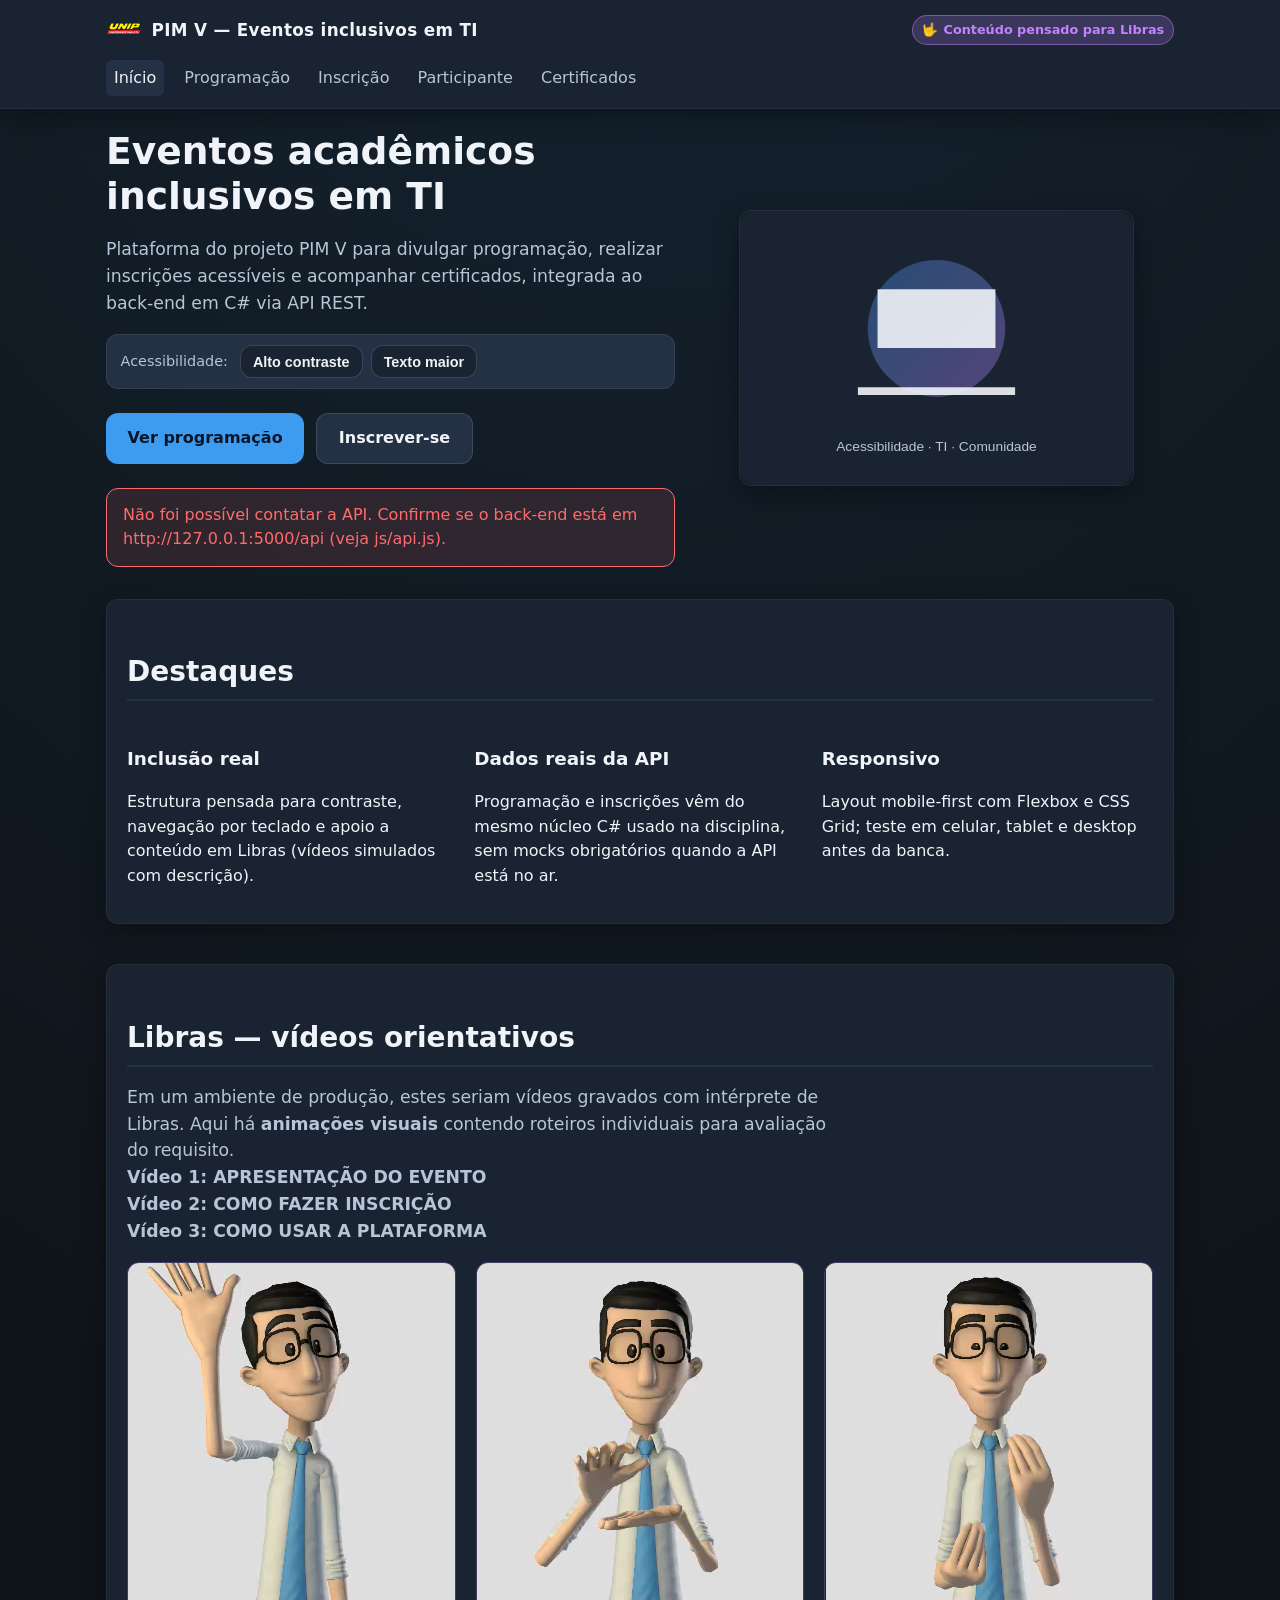
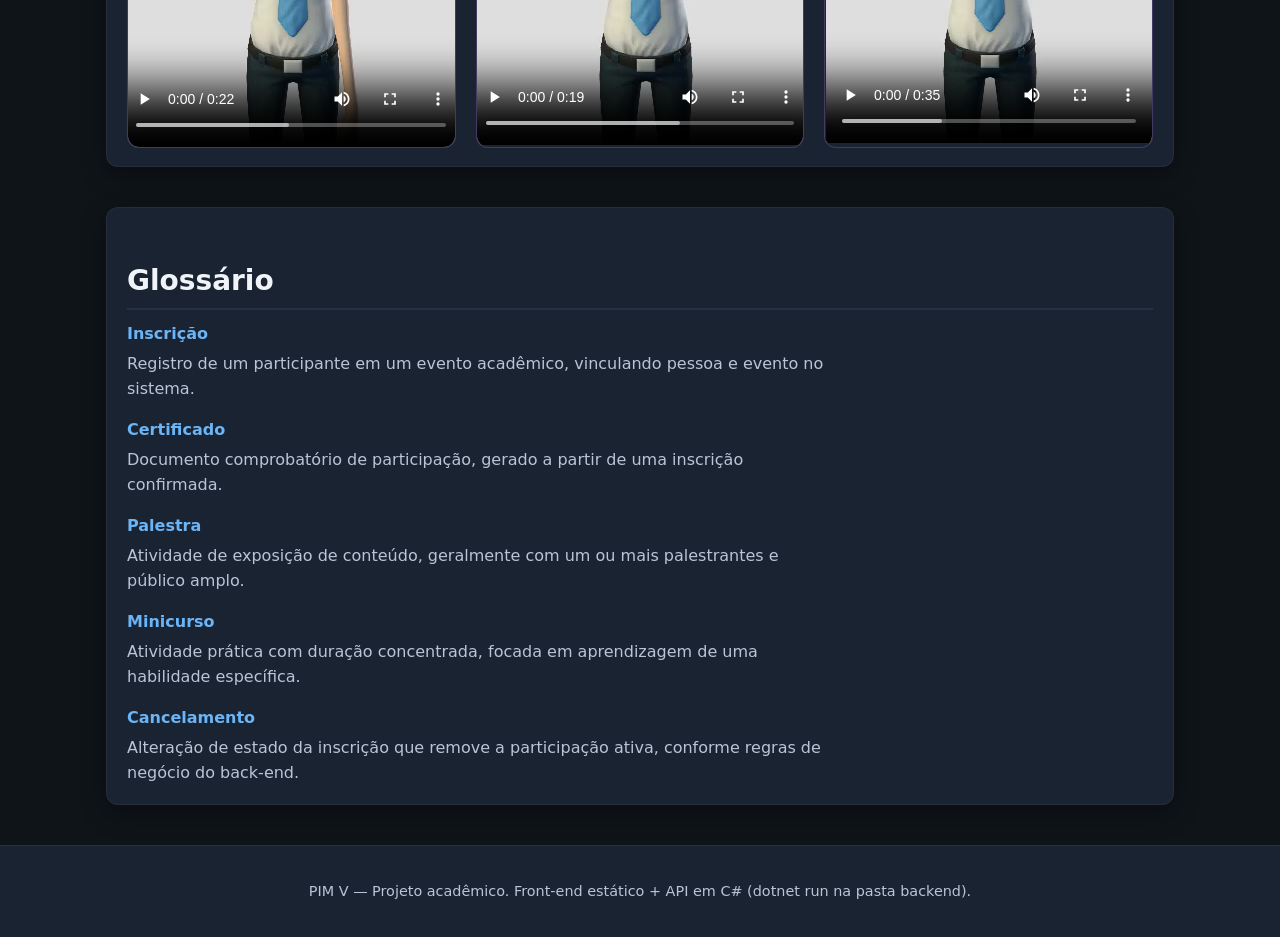
<file: frontend/index.html>
<!doctype html>
<html lang="pt-BR">
  <head>
    <meta charset="UTF-8" />
    <meta name="viewport" content="width=device-width, initial-scale=1.0" />
    <meta
      name="description"
      content="PIM V — Sistema web para gerenciamento de eventos acadêmicos inclusivos em TI. Programação, inscrições e certificados."
    />
    <title>PIM V — Eventos acadêmicos inclusivos em TI</title>
    <link rel="shortcut icon" href="assets/unip-logo.png" type="image/x-icon" />
    <link rel="stylesheet" href="css/style.css" />
  </head>
  <!-- data-page: chave lida por main.js para inicializar comportamentos específicos -->
  <body data-page="home">
    <a class="skip-link" href="#conteudo-principal">Pular para o conteúdo</a>

    <div class="layout">
      <header class="topo" role="banner">
        <div class="topo__inner">
          <a class="marca" href="index.html">
            <span class="marca__icone" aria-hidden="true"
              ><img src="assets/unip-logo.png" alt="logo-unip"
            /></span>
            PIM V — Eventos inclusivos em TI
          </a>
          <span
            class="badge-libras"
            title="Conteúdo com suporte a Libras em desenvolvimento acadêmico"
          >
            <span aria-hidden="true">🤟</span> Conteúdo pensado para Libras
          </span>
          <nav class="nav-principal" aria-label="Navegação principal">
            <a href="index.html" aria-current="page">Início</a>
            <a href="pages/programacao.html">Programação</a>
            <a href="pages/inscricao.html">Inscrição</a>
            <a href="pages/participante.html">Participante</a>
            <a href="pages/certificados.html">Certificados</a>
          </nav>
        </div>
      </header>

      <main id="conteudo-principal" tabindex="-1">
        <!-- Hero: apresentação do evento e chamadas principais -->
        <section class="hero" aria-labelledby="titulo-principal">
          <div>
            <h1 id="titulo-principal">Eventos acadêmicos inclusivos em TI</h1>
            <p class="lead">
              Plataforma do projeto PIM V para divulgar programação, realizar
              inscrições acessíveis e acompanhar certificados, integrada ao
              back-end em C# via API REST.
            </p>
            <div
              class="barra-a11y"
              role="toolbar"
              aria-label="Opções de acessibilidade visual"
            >
              <span>Acessibilidade:</span>
              <button
                type="button"
                class="btn btn--icone"
                id="a11y-contraste"
                aria-pressed="false"
              >
                Alto contraste
              </button>
              <button
                type="button"
                class="btn btn--icone"
                id="a11y-texto"
                aria-pressed="false"
              >
                Texto maior
              </button>
            </div>
            <div class="grid-botoes">
              <a class="btn btn--primario" href="pages/programacao.html"
                >Ver programação</a
              >
              <a class="btn btn--secundario" href="pages/inscricao.html"
                >Inscrever-se</a
              >
            </div>
            <div
              id="status-api-home"
              class="alerta alerta--info mt-1"
              hidden
            ></div>
          </div>
          <figure class="hero__arte">
            <!-- Ilustração vetorial: inclusão digital (decoração com texto alternativo descritivo) -->
            <img
              src="data:image/svg+xml,%3Csvg xmlns='http://www.w3.org/2000/svg' viewBox='0 0 400 280' role='img'%3E%3Cdefs%3E%3ClinearGradient id='g' x1='0' y1='0' x2='1' y2='1'%3E%3Cstop offset='0' stop-color='%233d9cf0'/%3E%3Cstop offset='1' stop-color='%23c084fc'/%3E%3C/linearGradient%3E%3C/defs%3E%3Crect fill='%231a2332' width='400' height='280' rx='16'/%3E%3Ccircle cx='200' cy='120' r='70' fill='url(%23g)' opacity='0.35'/%3E%3Cpath fill='%23f0f4f8' d='M120 180h160v8H120zm20-100h120v60H140zm30 20h60v8h-60zm0 16h40v8h-40z' opacity='0.9'/%3E%3Ctext x='200' y='245' text-anchor='middle' fill='%23b8c5d6' font-family='sans-serif' font-size='14'%3EAcessibilidade · TI · Comunidade%3C/text%3E%3C/svg%3E"
              width="400"
              height="280"
              alt="Ilustração abstrata representando inclusão digital, pessoas e tecnologia em tons azul e lilás."
            />
            <figcaption class="sr-only">
              Arte conceitual do PIM V: tecnologia acessível e participação
              acadêmica.
            </figcaption>
          </figure>
        </section>

        <!-- Destaques em cartões responsivos (grid no CSS) -->
        <section class="cartao" aria-labelledby="titulo-destaques">
          <h2 id="titulo-destaques">Destaques</h2>
          <div class="grid-destaques">
            <article>
              <h3>Inclusão real</h3>
              <p>
                Estrutura pensada para contraste, navegação por teclado e apoio
                a conteúdo em Libras (vídeos simulados com descrição).
              </p>
            </article>
            <article>
              <h3>Dados reais da API</h3>
              <p>
                Programação e inscrições vêm do mesmo núcleo C# usado na
                disciplina, sem mocks obrigatórios quando a API está no ar.
              </p>
            </article>
            <article>
              <h3>Responsivo</h3>
              <p>
                Layout mobile-first com Flexbox e CSS Grid; teste em celular,
                tablet e desktop antes da banca.
              </p>
            </article>
          </div>
        </section>

        <!-- Seção Libras: vídeos simulados (placeholder visual + descrição textual) -->
        <section class="secao-libras cartao" aria-labelledby="titulo-libras">
          <h2 id="titulo-libras">Libras — vídeos orientativos</h2>
          <p class="lead">
            Em um ambiente de produção, estes seriam vídeos gravados com
            intérprete de Libras. Aqui há
            <strong>animações visuais</strong> contendo roteiros individuais
            para avaliação do requisito. 
            <br /><strong>Vídeo 1: APRESENTAÇÃO DO EVENTO</strong>
            <br /><strong>Vídeo 2: COMO FAZER INSCRIÇÃO</strong> 
            <br /><strong>Vídeo 3: COMO USAR A PLATAFORMA</strong>
          </p>
          <div class="grid-videos">
            <article class="video-card">
              <div
                class="video-placeholder"
                aria-labelledby="v-apresenta-label"
                aria-describedby="v-apresenta-desc"
              >
                <video controls>
                  <!-- Formatos modernos e eficientes (navegadores novos) -->
                  <source src="assets/libras1.webm" type="video/webm" />

                  <!-- Formato compatível com a maioria (navegadores antigos/Safari) -->
                  <source src="assets/libras1.mp4" type="video/mp4" />

                  <!-- Texto para navegadores que não suportam a tag vídeo -->
                  Seu navegador não suporta este formato de vídeo.
                  <a href="assets/libras1.mp4">Baixe o vídeo</a>.
                </video>
              </div>
            </article>
            <article class="video-card">
              <div
                class="video-placeholder"
                aria-labelledby="v-insc-label"
                aria-describedby="v-insc-desc"
              >
                <video controls>
                  <!-- Formatos modernos e eficientes (navegadores novos) -->
                  <source src="assets/libras2.webm" type="video/webm" />

                  <!-- Formato compatível com a maioria (navegadores antigos/Safari) -->
                  <source src="assets/libras2.mp4" type="video/mp4" />

                  <!-- Texto para navegadores que não suportam a tag vídeo -->
                  Seu navegador não suporta este formato de vídeo.
                  <a href="assets/libras2.mp4">Baixe o vídeo</a>.
                </video>
              </div>
            </article>

            <article class="video-card">
              <div
                class="video-placeholder"
                aria-labelledby="v-nav-label"
                aria-describedby="v-nav-desc"
              >
                <video controls>
                  <!-- Formatos modernos e eficientes (navegadores novos) -->
                  <source src="assets/libras3.webm" type="video/webm" />

                  <!-- Formato compatível com a maioria (navegadores antigos/Safari) -->
                  <source src="assets/libras3.mp4" type="video/mp4" />

                  <!-- Texto para navegadores que não suportam a tag vídeo -->
                  Seu navegador não suporta este formato de vídeo.
                  <a href="assets/libras3.mp4">Baixe o vídeo</a>.
                </video>
              </div>
            </article>
          </div>
        </section>

        <!-- Glossário de termos do domínio -->
        <section class="cartao glossario" aria-labelledby="titulo-glossario">
          <h2 id="titulo-glossario">Glossário</h2>
          <dl>
            <dt>Inscrição</dt>
            <dd>
              Registro de um participante em um evento acadêmico, vinculando
              pessoa e evento no sistema.
            </dd>
            <dt>Certificado</dt>
            <dd>
              Documento comprobatório de participação, gerado a partir de uma
              inscrição confirmada.
            </dd>
            <dt>Palestra</dt>
            <dd>
              Atividade de exposição de conteúdo, geralmente com um ou mais
              palestrantes e público amplo.
            </dd>
            <dt>Minicurso</dt>
            <dd>
              Atividade prática com duração concentrada, focada em aprendizagem
              de uma habilidade específica.
            </dd>
            <dt>Cancelamento</dt>
            <dd>
              Alteração de estado da inscrição que remove a participação ativa,
              conforme regras de negócio do back-end.
            </dd>
          </dl>
        </section>
      </main>

      <footer class="rodape" role="contentinfo">
        <p>
          PIM V — Projeto acadêmico. Front-end estático + API em C# (dotnet run
          na pasta backend).
        </p>
      </footer>
    </div>

    <script src="js/api.js"></script>
    <script src="js/main.js"></script>
  </body>
</html>
</file>
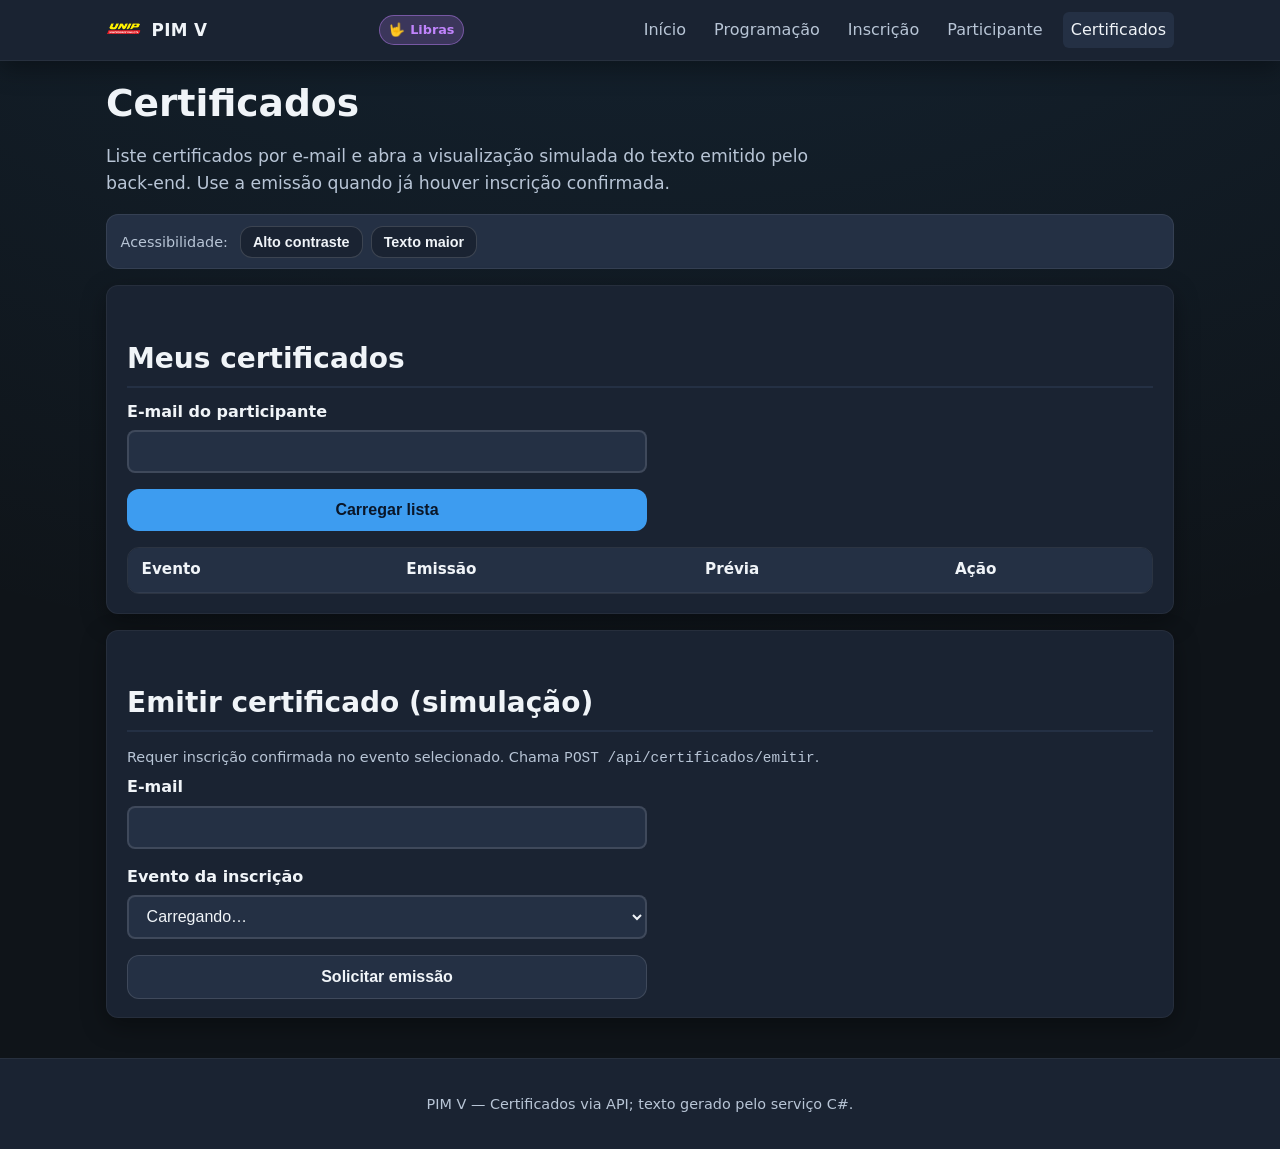
<file: frontend/pages/certificados.html>
<!doctype html>
<html lang="pt-BR">
  <head>
    <meta charset="UTF-8" />
    <meta name="viewport" content="width=device-width, initial-scale=1.0" />
    <meta name="description" content="Certificados de participação — PIM V." />
    <title>Certificados — PIM V</title>
    <link
      rel="shortcut icon"
      href="../assets/unip-logo.png"
      type="image/x-icon"
    />
    <link rel="stylesheet" href="../css/style.css" />
  </head>
  <body data-page="certificados">
    <a class="skip-link" href="#conteudo-principal">Pular para o conteúdo</a>

    <div class="layout">
      <header class="topo" role="banner">
        <div class="topo__inner">
          <a class="marca" href="../index.html">
            <span class="marca__icone" aria-hidden="true"
              ><img src="../assets/unip-logo.png" alt="logo-unip"
            /></span>
            PIM V
          </a>
          <span class="badge-libras"
            ><span aria-hidden="true">🤟</span> Libras</span
          >
          <nav class="nav-principal" aria-label="Navegação principal">
            <a href="../index.html">Início</a>
            <a href="programacao.html">Programação</a>
            <a href="inscricao.html">Inscrição</a>
            <a href="participante.html">Participante</a>
            <a href="certificados.html" aria-current="page">Certificados</a>
          </nav>
        </div>
      </header>

      <main id="conteudo-principal" tabindex="-1">
        <h1>Certificados</h1>
        <p class="lead">
          Liste certificados por e-mail e abra a visualização simulada do texto
          emitido pelo back-end. Use a emissão quando já houver inscrição
          confirmada.
        </p>

        <div
          class="barra-a11y"
          role="toolbar"
          aria-label="Opções de acessibilidade visual"
        >
          <span>Acessibilidade:</span>
          <button
            type="button"
            class="btn btn--icone"
            id="a11y-contraste"
            aria-pressed="false"
          >
            Alto contraste
          </button>
          <button
            type="button"
            class="btn btn--icone"
            id="a11y-texto"
            aria-pressed="false"
          >
            Texto maior
          </button>
        </div>

        <section class="cartao mt-1" aria-labelledby="titulo-lista-cert">
          <h2 id="titulo-lista-cert">Meus certificados</h2>
          <form id="form-cert-email" class="formulario">
            <div class="rotulo">
              <label for="cert-email">E-mail do participante</label>
              <input
                type="email"
                id="cert-email"
                required
                autocomplete="email"
              />
            </div>
            <button type="submit" class="btn btn--primario">
              Carregar lista
            </button>
          </form>
          <div id="status-cert" class="alerta mt-1" hidden></div>
          <div class="tabela-wrap mt-1">
            <table class="tabela-dados" aria-describedby="titulo-lista-cert">
              <thead>
                <tr>
                  <th scope="col">Evento</th>
                  <th scope="col">Emissão</th>
                  <th scope="col">Prévia</th>
                  <th scope="col">Ação</th>
                </tr>
              </thead>
              <tbody id="corpo-tabela-cert"></tbody>
            </table>
          </div>
        </section>

        <section class="cartao mt-1" aria-labelledby="titulo-emitir">
          <h2 id="titulo-emitir">Emitir certificado (simulação)</h2>
          <p class="item-atividade__meta">
            Requer inscrição confirmada no evento selecionado. Chama
            <code>POST /api/certificados/emitir</code>.
          </p>
          <form id="form-emitir-cert" class="formulario">
            <div class="rotulo">
              <label for="emitir-email">E-mail</label>
              <input
                type="email"
                id="emitir-email"
                required
                autocomplete="email"
              />
            </div>
            <div class="rotulo">
              <label for="emitir-evento">Evento da inscrição</label>
              <select id="emitir-evento" required>
                <option value="">Carregando…</option>
              </select>
            </div>
            <button type="submit" class="btn btn--secundario">
              Solicitar emissão
            </button>
          </form>
        </section>
      </main>

      <footer class="rodape" role="contentinfo">
        <p>PIM V — Certificados via API; texto gerado pelo serviço C#.</p>
      </footer>
    </div>

    <!-- Modal: visualização do conteúdo textual do certificado -->
    <div
      id="modal-cert"
      class="modal-fundo"
      role="dialog"
      aria-modal="true"
      aria-labelledby="modal-cert-titulo"
      hidden
    >
      <div class="modal">
        <h2 id="modal-cert-titulo" class="mt-1">Certificado</h2>
        <pre id="modal-cert-texto"></pre>
        <button type="button" class="btn btn--primario" id="modal-cert-fechar">
          Fechar
        </button>
      </div>
    </div>

    <script src="../js/api.js"></script>
    <script src="../js/main.js"></script>
  </body>
</html>
</file>
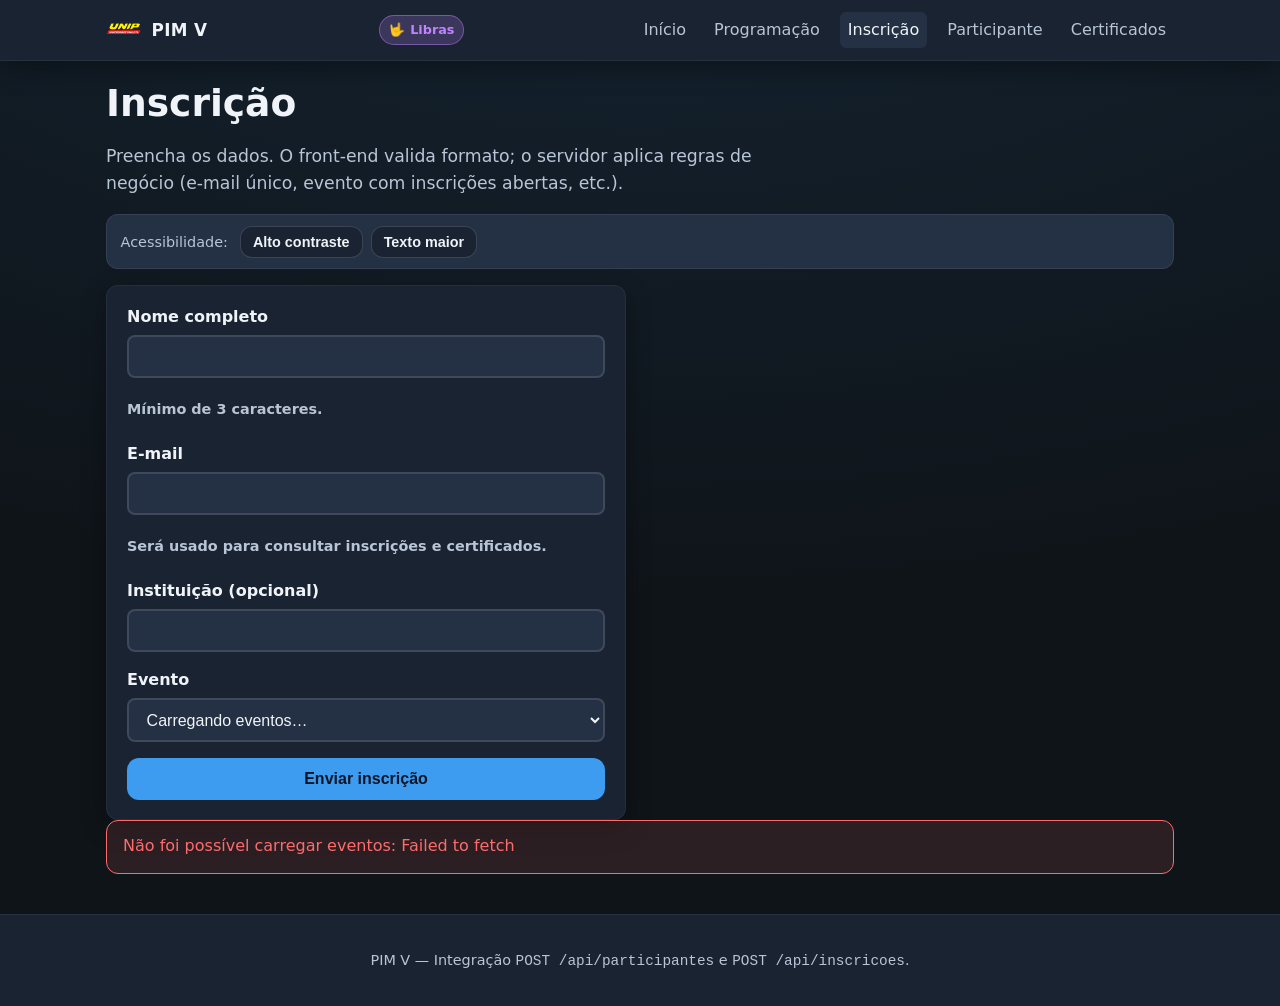
<file: frontend/pages/inscricao.html>
<!doctype html>
<html lang="pt-BR">
  <head>
    <meta charset="UTF-8" />
    <meta name="viewport" content="width=device-width, initial-scale=1.0" />
    <meta
      name="description"
      content="Inscrição em eventos acadêmicos — PIM V."
    />
    <title>Inscrição — PIM V</title>
    <link
      rel="shortcut icon"
      href="../assets/unip-logo.png"
      type="image/x-icon"
    />
    <link rel="stylesheet" href="../css/style.css" />
  </head>
  <body data-page="inscricao">
    <a class="skip-link" href="#conteudo-principal">Pular para o conteúdo</a>

    <div class="layout">
      <header class="topo" role="banner">
        <div class="topo__inner">
          <a class="marca" href="../index.html">
            <span class="marca__icone" aria-hidden="true"
              ><img src="../assets/unip-logo.png" alt="logo-unip"
            /></span>
            PIM V
          </a>
          <span class="badge-libras"
            ><span aria-hidden="true">🤟</span> Libras</span
          >
          <nav class="nav-principal" aria-label="Navegação principal">
            <a href="../index.html">Início</a>
            <a href="programacao.html">Programação</a>
            <a href="inscricao.html" aria-current="page">Inscrição</a>
            <a href="participante.html">Participante</a>
            <a href="certificados.html">Certificados</a>
          </nav>
        </div>
      </header>

      <main id="conteudo-principal" tabindex="-1">
        <h1>Inscrição</h1>
        <p class="lead">
          Preencha os dados. O front-end valida formato; o servidor aplica
          regras de negócio (e-mail único, evento com inscrições abertas, etc.).
        </p>

        <div
          class="barra-a11y"
          role="toolbar"
          aria-label="Opções de acessibilidade visual"
        >
          <span>Acessibilidade:</span>
          <button
            type="button"
            class="btn btn--icone"
            id="a11y-contraste"
            aria-pressed="false"
          >
            Alto contraste
          </button>
          <button
            type="button"
            class="btn btn--icone"
            id="a11y-texto"
            aria-pressed="false"
          >
            Texto maior
          </button>
        </div>

        <form id="form-inscricao" class="formulario cartao mt-1" novalidate>
          <!-- novalidate: usamos validação customizada em JS para mensagens em português -->
          <div class="rotulo">
            <label for="insc-nome">Nome completo</label>
            <input
              type="text"
              id="insc-nome"
              name="nome"
              required
              minlength="3"
              autocomplete="name"
              aria-describedby="help-nome"
            />
            <p id="help-nome" class="item-atividade__meta">
              Mínimo de 3 caracteres.
            </p>
          </div>
          <div class="rotulo">
            <label for="insc-email">E-mail</label>
            <input
              type="email"
              id="insc-email"
              name="email"
              required
              autocomplete="email"
              aria-describedby="help-email"
            />
            <p id="help-email" class="item-atividade__meta">
              Será usado para consultar inscrições e certificados.
            </p>
          </div>
          <div class="rotulo">
            <label for="insc-instituicao">Instituição (opcional)</label>
            <input
              type="text"
              id="insc-instituicao"
              name="instituicao"
              autocomplete="organization"
            />
          </div>
          <div class="rotulo">
            <label for="select-evento">Evento</label>
            <select id="select-evento" name="eventoId" required>
              <option value="">Carregando eventos…</option>
            </select>
          </div>
          <button type="submit" class="btn btn--primario">
            Enviar inscrição
          </button>
        </form>

        <div id="status-inscricao" class="alerta mt-1" hidden></div>
      </main>

      <footer class="rodape" role="contentinfo">
        <p>
          PIM V — Integração <code>POST /api/participantes</code> e
          <code>POST /api/inscricoes</code>.
        </p>
      </footer>
    </div>

    <script src="../js/api.js"></script>
    <script src="../js/main.js"></script>
  </body>
</html>
</file>
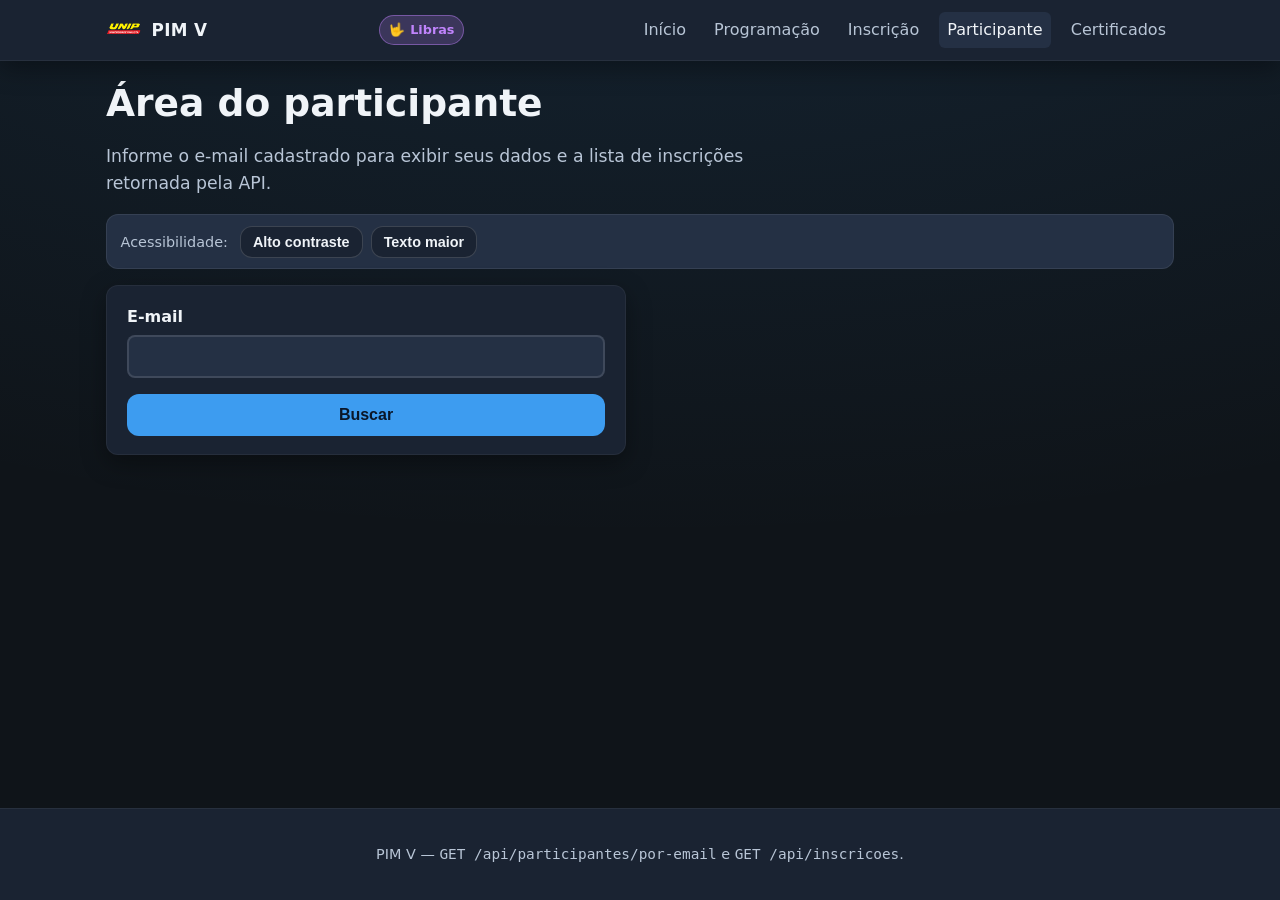
<file: frontend/pages/participante.html>
<!doctype html>
<html lang="pt-BR">
  <head>
    <meta charset="UTF-8" />
    <meta name="viewport" content="width=device-width, initial-scale=1.0" />
    <meta
      name="description"
      content="Consulta de participante e inscrições — PIM V."
    />
    <title>Participante — PIM V</title>
    <link
      rel="shortcut icon"
      href="../assets/unip-logo.png"
      type="image/x-icon"
    />
    <link rel="stylesheet" href="../css/style.css" />
  </head>
  <body data-page="participante">
    <a class="skip-link" href="#conteudo-principal">Pular para o conteúdo</a>

    <div class="layout">
      <header class="topo" role="banner">
        <div class="topo__inner">
          <a class="marca" href="../index.html">
            <span class="marca__icone" aria-hidden="true"
              ><img src="../assets/unip-logo.png" alt="logo-unip"
            /></span>
            PIM V
          </a>
          <span class="badge-libras"
            ><span aria-hidden="true">🤟</span> Libras</span
          >
          <nav class="nav-principal" aria-label="Navegação principal">
            <a href="../index.html">Início</a>
            <a href="programacao.html">Programação</a>
            <a href="inscricao.html">Inscrição</a>
            <a href="participante.html" aria-current="page">Participante</a>
            <a href="certificados.html">Certificados</a>
          </nav>
        </div>
      </header>

      <main id="conteudo-principal" tabindex="-1">
        <h1>Área do participante</h1>
        <p class="lead">
          Informe o e-mail cadastrado para exibir seus dados e a lista de
          inscrições retornada pela API.
        </p>

        <div
          class="barra-a11y"
          role="toolbar"
          aria-label="Opções de acessibilidade visual"
        >
          <span>Acessibilidade:</span>
          <button
            type="button"
            class="btn btn--icone"
            id="a11y-contraste"
            aria-pressed="false"
          >
            Alto contraste
          </button>
          <button
            type="button"
            class="btn btn--icone"
            id="a11y-texto"
            aria-pressed="false"
          >
            Texto maior
          </button>
        </div>

        <form id="form-participante" class="formulario cartao mt-1">
          <div class="rotulo">
            <label for="part-email">E-mail</label>
            <input
              type="email"
              id="part-email"
              name="email"
              required
              autocomplete="email"
            />
          </div>
          <button type="submit" class="btn btn--primario">Buscar</button>
        </form>

        <div id="status-participante" class="alerta mt-1" hidden></div>

        <!-- Painel preenchido dinamicamente (dados + inscrições) -->
        <div id="painel-participante" class="mt-1" hidden></div>
      </main>

      <footer class="rodape" role="contentinfo">
        <p>
          PIM V — <code>GET /api/participantes/por-email</code> e
          <code>GET /api/inscricoes</code>.
        </p>
      </footer>
    </div>

    <script src="../js/api.js"></script>
    <script src="../js/main.js"></script>
  </body>
</html>
</file>
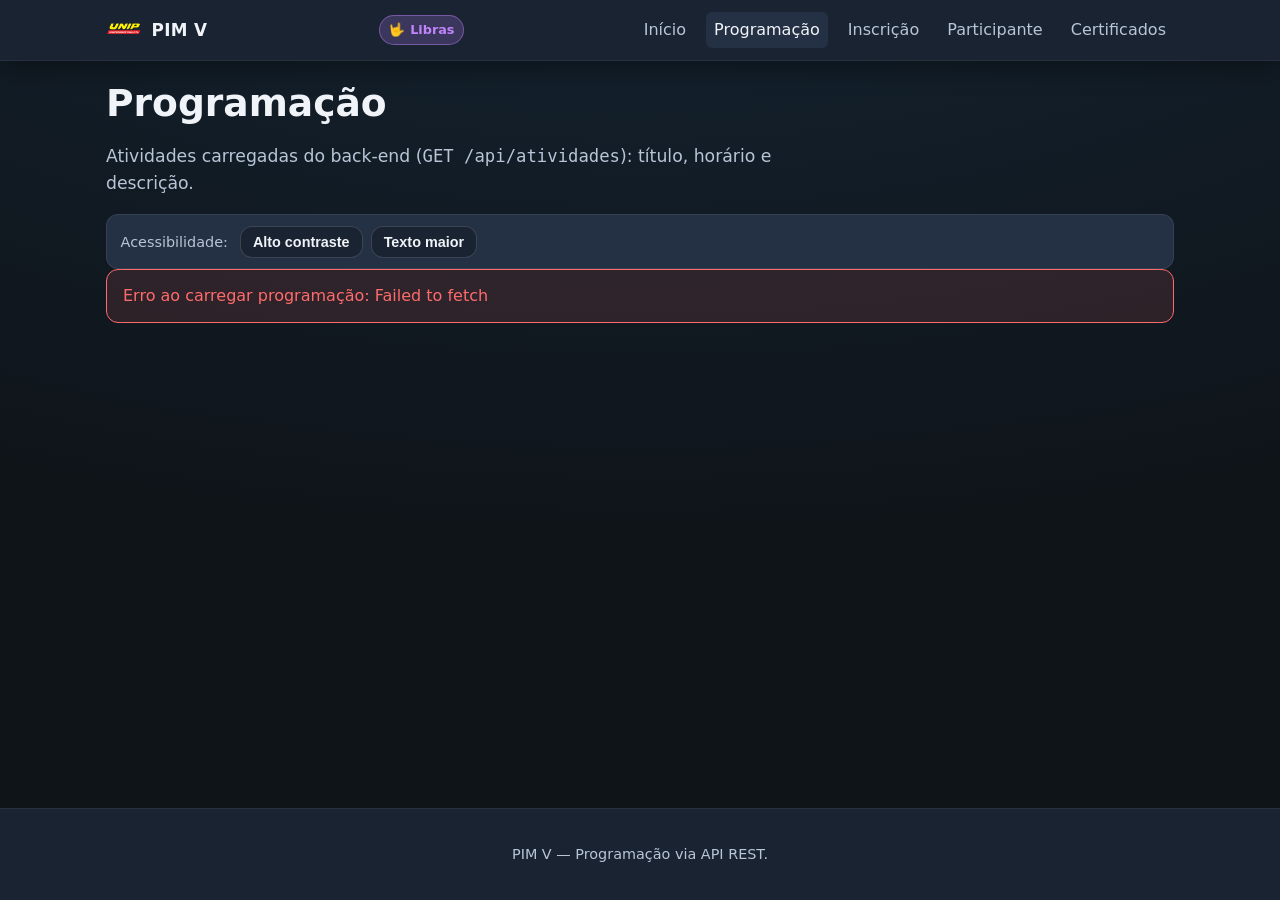
<file: frontend/pages/programacao.html>
<!doctype html>
<html lang="pt-BR">
  <head>
    <meta charset="UTF-8" />
    <meta name="viewport" content="width=device-width, initial-scale=1.0" />
    <meta
      name="description"
      content="Programação de atividades do PIM V — dados da API."
    />
    <title>Programação — PIM V</title>
    <link
      rel="shortcut icon"
      href="../assets/unip-logo.png"
      type="image/x-icon"
    />
    <link rel="stylesheet" href="../css/style.css" />
  </head>
  <body data-page="programacao">
    <a class="skip-link" href="#conteudo-principal">Pular para o conteúdo</a>

    <div class="layout">
      <header class="topo" role="banner">
        <div class="topo__inner">
          <a class="marca" href="../index.html">
            <span class="marca__icone" aria-hidden="true"
              ><img src="../assets/unip-logo.png" alt="logo-unip"
            /></span>
            PIM V
          </a>
          <span class="badge-libras"
            ><span aria-hidden="true">🤟</span> Libras</span
          >
          <nav class="nav-principal" aria-label="Navegação principal">
            <a href="../index.html">Início</a>
            <a href="programacao.html" aria-current="page">Programação</a>
            <a href="inscricao.html">Inscrição</a>
            <a href="participante.html">Participante</a>
            <a href="certificados.html">Certificados</a>
          </nav>
        </div>
      </header>

      <main id="conteudo-principal" tabindex="-1">
        <h1>Programação</h1>
        <p class="lead">
          Atividades carregadas do back-end (<code>GET /api/atividades</code>):
          título, horário e descrição.
        </p>

        <div
          class="barra-a11y"
          role="toolbar"
          aria-label="Opções de acessibilidade visual"
        >
          <span>Acessibilidade:</span>
          <button
            type="button"
            class="btn btn--icone"
            id="a11y-contraste"
            aria-pressed="false"
          >
            Alto contraste
          </button>
          <button
            type="button"
            class="btn btn--icone"
            id="a11y-texto"
            aria-pressed="false"
          >
            Texto maior
          </button>
        </div>

        <div id="status-programacao" class="alerta mt-1" hidden></div>

        <!-- Skeleton: feedback visual enquanto a API responde (simulação de carregamento) -->
        <div
          id="skeleton-programacao"
          class="skeleton mt-1"
          aria-hidden="true"
        ></div>

        <!-- Lista preenchida por main.js após fetch -->
        <ol
          id="lista-atividades"
          class="lista-atividades mt-1"
          aria-live="polite"
        ></ol>
      </main>

      <footer class="rodape" role="contentinfo">
        <p>PIM V — Programação via API REST.</p>
      </footer>
    </div>

    <script src="../js/api.js"></script>
    <script src="../js/main.js"></script>
  </body>
</html>
</file>
<file: frontend/css/style.css>
/*
 * PIM V — Folha de estilos principal
 * Abordagem mobile-first: tipografia fluida, flex/grid e media queries para tablet/desktop.
 * Cores com contraste elevado (WCAG-friendly); modo de alto contraste via classe no <html>.
 */

/* ---------- Variáveis (fácil ajuste de tema) ---------- */
:root {
  --cor-fundo: #0f1419;
  --cor-superficie: #1a2332;
  --cor-superficie-2: #243044;
  --cor-texto: #f0f4f8;
  --cor-texto-suave: #b8c5d6;
  --cor-acento: #3d9cf0;
  --cor-acento-hover: #6bb4f5;
  --cor-sucesso: #3ecf8e;
  --cor-alerta: #f0c14b;
  --cor-erro: #ff6b6b;
  --cor-libras: #c084fc;
  --sombra: 0 8px 24px rgba(0, 0, 0, 0.35);
  --raio: 12px;
  --max-largura: 1100px;
  --foco: 3px solid #ffd166;
}

/* Alto contraste (ativado pelo painel de acessibilidade) */
html.a11y-contraste-alto {
  --cor-fundo: #000000;
  --cor-superficie: #0a0a0a;
  --cor-superficie-2: #1a1a1a;
  --cor-texto: #ffffff;
  --cor-texto-suave: #e8e8e8;
  --cor-acento: #ffff00;
  --cor-acento-hover: #fff59d;
  --cor-sucesso: #00ff88;
  --cor-alerta: #ffcc00;
  --cor-erro: #ff4444;
}

/* Texto ampliado */
html.a11y-texto-maior {
  font-size: 112.5%;
}

html.a11y-texto-maior body {
  line-height: 1.65;
}

/* ---------- Reset leve + base ---------- */
*,
*::before,
*::after {
  box-sizing: border-box;
}

body {
  margin: 0;
  min-height: 100vh;
  font-family:
    "Segoe UI",
    system-ui,
    -apple-system,
    sans-serif;
  font-size: 1rem;
  line-height: 1.55;
  color: var(--cor-texto);
  background: var(--cor-fundo);
  background-image: radial-gradient(
    ellipse 120% 80% at 50% -20%,
    rgba(61, 156, 240, 0.12),
    transparent
  );
}

img {
  max-width: 100%;
  height: auto;
  display: block;
}

a {
  color: var(--cor-acento);
  text-decoration-thickness: 2px;
  text-underline-offset: 3px;
}

a:hover {
  color: var(--cor-acento-hover);
}

a:focus-visible,
button:focus-visible,
input:focus-visible,
select:focus-visible,
textarea:focus-visible {
  outline: var(--foco);
  outline-offset: 2px;
}

/* Pular para conteúdo (acessibilidade) */
.skip-link {
  position: absolute;
  left: -9999px;
  top: 0;
  z-index: 9999;
  padding: 0.75rem 1.25rem;
  background: var(--cor-acento);
  color: #000;
  font-weight: 700;
}

.skip-link:focus {
  left: 0.5rem;
  top: 0.5rem;
}

/* ---------- Layout ---------- */
.layout {
  display: flex;
  flex-direction: column;
  min-height: 100vh;
}

.topo {
  background: var(--cor-superficie);
  border-bottom: 1px solid rgba(255, 255, 255, 0.06);
  position: sticky;
  top: 0;
  z-index: 100;
  box-shadow: var(--sombra);
}

.topo__inner {
  max-width: var(--max-largura);
  margin: 0 auto;
  padding: 0.75rem 1rem;
  display: flex;
  flex-wrap: wrap;
  align-items: center;
  justify-content: space-between;
  gap: 0.75rem;
}

.marca {
  display: flex;
  align-items: center;
  gap: 0.6rem;
  font-weight: 800;
  font-size: 1.05rem;
  letter-spacing: 0.02em;
  color: var(--cor-texto);
  text-decoration: none;
}

.marca__icone {
  width: 2.25rem;
  height: 2.25rem;
  border-radius: 8px;
}

/* Navegação principal */
.nav-principal {
  display: flex;
  flex-wrap: wrap;
  gap: 0.35rem 0.75rem;
  align-items: center;
}

.nav-principal a {
  color: var(--cor-texto-suave);
  text-decoration: none;
  padding: 0.35rem 0.5rem;
  border-radius: 6px;
  font-weight: 500;
}

.nav-principal a:hover,
.nav-principal a[aria-current="page"] {
  color: var(--cor-texto);
  background: var(--cor-superficie-2);
}

/* Badge Libras no topo */
.badge-libras {
  display: inline-flex;
  align-items: center;
  gap: 0.35rem;
  font-size: 0.8rem;
  font-weight: 600;
  padding: 0.25rem 0.55rem;
  border-radius: 999px;
  background: rgba(192, 132, 252, 0.2);
  color: var(--cor-libras);
  border: 1px solid rgba(192, 132, 252, 0.45);
}

main {
  flex: 1;
  width: 100%;
  max-width: var(--max-largura);
  margin: 0 auto;
  padding: 1.25rem 1rem 2.5rem;
}

footer.rodape {
  margin-top: auto;
  padding: 1.25rem 1rem;
  background: var(--cor-superficie);
  border-top: 1px solid rgba(255, 255, 255, 0.06);
  text-align: center;
  color: var(--cor-texto-suave);
  font-size: 0.9rem;
}

/* ---------- Tipografia ---------- */
h1 {
  font-size: clamp(1.65rem, 4vw, 2.35rem);
  line-height: 1.2;
  margin: 0 0 0.75rem;
}

h2 {
  font-size: clamp(1.35rem, 3vw, 1.75rem);
  margin: 2rem 0 0.75rem;
  border-bottom: 2px solid var(--cor-superficie-2);
  padding-bottom: 0.35rem;
}

h3 {
  font-size: 1.15rem;
  margin: 1.25rem 0 0.5rem;
}

p.lead {
  font-size: 1.08rem;
  color: var(--cor-texto-suave);
  max-width: 65ch;
}

/* ---------- Botões e cartões ---------- */
.grid-botoes {
  display: flex;
  flex-direction: column;
  gap: 0.75rem;
  margin: 1.5rem 0;
}

@media (min-width: 480px) {
  .grid-botoes {
    flex-direction: row;
    flex-wrap: wrap;
  }
}

.btn {
  display: inline-flex;
  align-items: center;
  justify-content: center;
  gap: 0.5rem;
  padding: 0.75rem 1.35rem;
  border-radius: var(--raio);
  border: none;
  font-weight: 700;
  font-size: 1rem;
  cursor: pointer;
  text-decoration: none;
  transition:
    transform 0.12s ease,
    background 0.15s ease;
}

.btn:active {
  transform: scale(0.98);
}

.btn--primario {
  background: var(--cor-acento);
  color: #0a1628;
}

.btn--primario:hover {
  background: var(--cor-acento-hover);
  color: var(--cor-texto);
  transform: scale(1.03);
}

.btn--secundario {
  background: var(--cor-superficie-2);
  color: var(--cor-texto);
  border: 1px solid rgba(255, 255, 255, 0.12);
}

.btn--secundario:hover {
  background: #2d3d56;
  transform: scale(1.03);
}

.cartao {
  background: var(--cor-superficie);
  border-radius: var(--raio);
  padding: 1.15rem 1.25rem;
  box-shadow: var(--sombra);
  border: 1px solid rgba(255, 255, 255, 0.05);
}

.grid-destaques {
  display: grid;
  gap: 1rem;
  margin-top: 1.5rem;
}

@media (min-width: 640px) {
  .grid-destaques {
    grid-template-columns: repeat(2, 1fr);
  }
}

@media (min-width: 960px) {
  .grid-destaques {
    grid-template-columns: repeat(3, 1fr);
  }
}

/* ---------- Formulários ---------- */
.formulario {
  max-width: 520px;
  display: flex;
  flex-direction: column;
  gap: 1rem;
}

.rotulo {
  display: flex;
  flex-direction: column;
  gap: 0.35rem;
  font-weight: 600;
}

input[type="text"],
input[type="email"],
select,
textarea {
  width: 100%;
  padding: 0.65rem 0.85rem;
  border-radius: 8px;
  border: 2px solid rgba(255, 255, 255, 0.12);
  background: var(--cor-superficie-2);
  color: var(--cor-texto);
  font-size: 1rem;
}

input.erro,
select.erro {
  border-color: var(--cor-erro);
}

.mensagem-erro-campo {
  font-size: 0.85rem;
  color: var(--cor-erro);
  margin: 0;
}

/* Mensagens de status (API / validação) */
.alerta {
  padding: 0.85rem 1rem;
  border-radius: var(--raio);
  font-weight: 500;
}

.alerta--ok {
  background: rgba(62, 207, 142, 0.15);
  border: 1px solid var(--cor-sucesso);
  color: var(--cor-sucesso);
}

.alerta--erro {
  background: rgba(255, 107, 107, 0.12);
  border: 1px solid var(--cor-erro);
  color: var(--cor-erro);
}

.alerta--info {
  background: rgba(61, 156, 240, 0.12);
  border: 1px solid var(--cor-acento);
  color: var(--cor-acento-hover);
}

/* ---------- Lista de programação ---------- */
.lista-atividades {
  list-style: none;
  margin: 0;
  padding: 0;
  display: flex;
  flex-direction: column;
  gap: 1rem;
}

.item-atividade {
  background: var(--cor-superficie);
  border-radius: var(--raio);
  padding: 1rem 1.15rem;
  border-left: 4px solid var(--cor-acento);
  box-shadow: var(--sombra);
}

.item-atividade__meta {
  font-size: 0.9rem;
  color: var(--cor-texto-suave);
  margin-bottom: 0.35rem;
}

.item-atividade__titulo {
  font-size: 1.2rem;
  margin: 0 0 0.5rem;
}

/* Loading skeleton (simulação de carregamento) */
.skeleton {
  animation: pulse 1.2s ease-in-out infinite;
  background: linear-gradient(
    90deg,
    var(--cor-superficie-2) 25%,
    var(--cor-superficie) 50%,
    var(--cor-superficie-2) 75%
  );
  background-size: 200% 100%;
  border-radius: 8px;
  min-height: 4.5rem;
}

@keyframes pulse {
  0% {
    background-position: 100% 0;
  }
  100% {
    background-position: -100% 0;
  }
}

/* ---------- Vídeos Libras (simulados) ---------- */
.secao-libras {
  margin-top: 2.5rem;
  margin-bottom: 2.5rem;
}

.grid-videos {
  display: grid;
  gap: 1.25rem;
}

@media (min-width: 768px) {
  .grid-videos {
    grid-template-columns: repeat(3, 1fr);
  }
}

.video-card {
  background: var(--cor-superficie);
  border-radius: var(--raio);
  overflow: hidden;
  border: 1px solid rgba(192, 132, 252, 0.25);
}

/* Placeholder visual: não é player real; descrição textual cumpre o requisito acadêmico */
.video-placeholder {
  aspect-ratio: 16 / 9;
  background: linear-gradient(145deg, #2a1f3d, #1a2332);
  display: flex;
  align-items: center;
  justify-content: center;
  color: var(--cor-libras);
}

.video-placeholder svg {
  width: 48px;
  height: 48px;
  opacity: 0.9;
}

.video-card__corpo {
  padding: 1rem;
}

.video-card__corpo h3 {
  margin-top: 0;
}

/* ---------- Glossário ---------- */
.glossario dl {
  margin: 0;
}

.glossario dt {
  font-weight: 800;
  margin-top: 1rem;
  color: var(--cor-acento-hover);
}

.glossario dt:first-child {
  margin-top: 0;
}

.glossario dd {
  margin: 0.35rem 0 0;
  color: var(--cor-texto-suave);
  max-width: 70ch;
}

/* ---------- Painel acessibilidade ---------- */
.barra-a11y {
  display: flex;
  flex-wrap: wrap;
  align-items: center;
  gap: 0.5rem;
  margin: 1rem 0 0;
  padding: 0.65rem 0.85rem;
  background: var(--cor-superficie-2);
  border-radius: var(--raio);
  border: 1px solid rgba(255, 255, 255, 0.08);
}

.barra-a11y span {
  font-size: 0.9rem;
  color: var(--cor-texto-suave);
  margin-right: 0.25rem;
}

.btn--icone {
  padding: 0.45rem 0.75rem;
  font-size: 0.9rem;
  background: var(--cor-superficie);
  color: var(--cor-texto);
  border: 1px solid rgba(255, 255, 255, 0.15);
}

.btn--icone[aria-pressed="true"] {
  background: var(--cor-acento);
  color: #0a1628;
  border-color: transparent;
}

/* ---------- Modal certificado ---------- */
.modal-fundo {
  position: fixed;
  inset: 0;
  background: rgba(0, 0, 0, 0.65);
  display: flex;
  align-items: center;
  justify-content: center;
  padding: 1rem;
  z-index: 200;
}

.modal-fundo[hidden] {
  display: none;
}

.modal {
  background: var(--cor-superficie);
  border-radius: var(--raio);
  max-width: 640px;
  width: 100%;
  max-height: 85vh;
  overflow: auto;
  padding: 1.25rem;
  box-shadow: var(--sombra);
  border: 1px solid rgba(255, 255, 255, 0.1);
}

.modal pre {
  white-space: pre-wrap;
  word-break: break-word;
  font-size: 0.85rem;
  line-height: 1.45;
  background: var(--cor-fundo);
  padding: 1rem;
  border-radius: 8px;
  color: var(--cor-texto-suave);
}

/* ---------- Tabela responsiva (certificados) ---------- */
.tabela-wrap {
  overflow-x: auto;
  margin-top: 1rem;
  border-radius: var(--raio);
  border: 1px solid rgba(255, 255, 255, 0.08);
}

table.tabela-dados {
  width: 100%;
  border-collapse: collapse;
  min-width: 520px;
  font-size: 0.95rem;
}

.tabela-dados th,
.tabela-dados td {
  padding: 0.65rem 0.85rem;
  text-align: left;
  border-bottom: 1px solid rgba(255, 255, 255, 0.06);
}

.tabela-dados th {
  background: var(--cor-superficie-2);
  font-weight: 700;
}

.tabela-dados tr:hover td {
  background: rgba(61, 156, 240, 0.06);
}

/* ---------- Hero (home) ---------- */
.hero {
  display: grid;
  gap: 1.5rem;
  align-items: center;
  margin-bottom: 2rem;
}

@media (min-width: 768px) {
  .hero {
    grid-template-columns: 1.2fr 1fr;
  }
}

.hero__arte {
  border-radius: var(--raio);
  overflow: hidden;
  box-shadow: var(--sombra);
  border: 1px solid rgba(255, 255, 255, 0.08);
}

/* ---------- Utilitários ---------- */
.sr-only {
  position: absolute;
  width: 1px;
  height: 1px;
  padding: 0;
  margin: -1px;
  overflow: hidden;
  clip: rect(0, 0, 0, 0);
  white-space: nowrap;
  border: 0;
}

.texto-centro {
  text-align: center;
}

.mt-1 {
  margin-top: 1rem;
}
</file>
